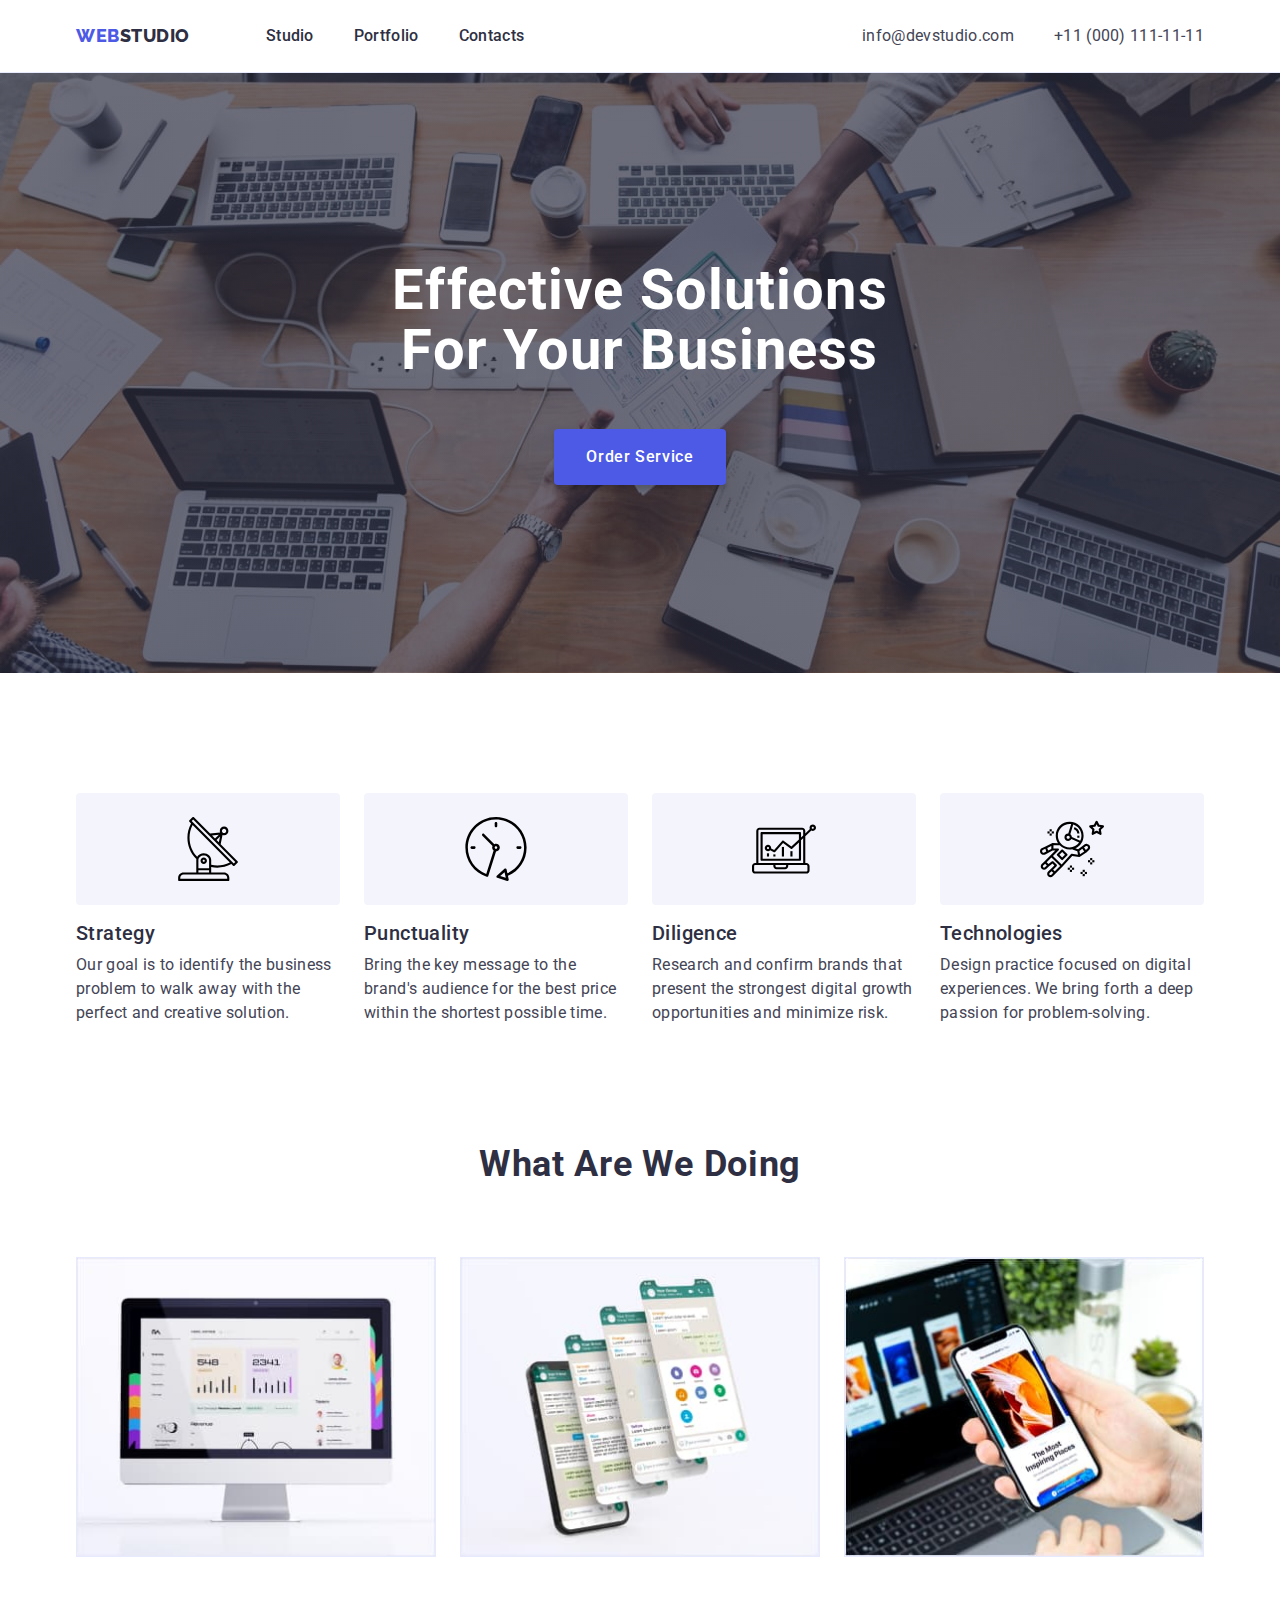
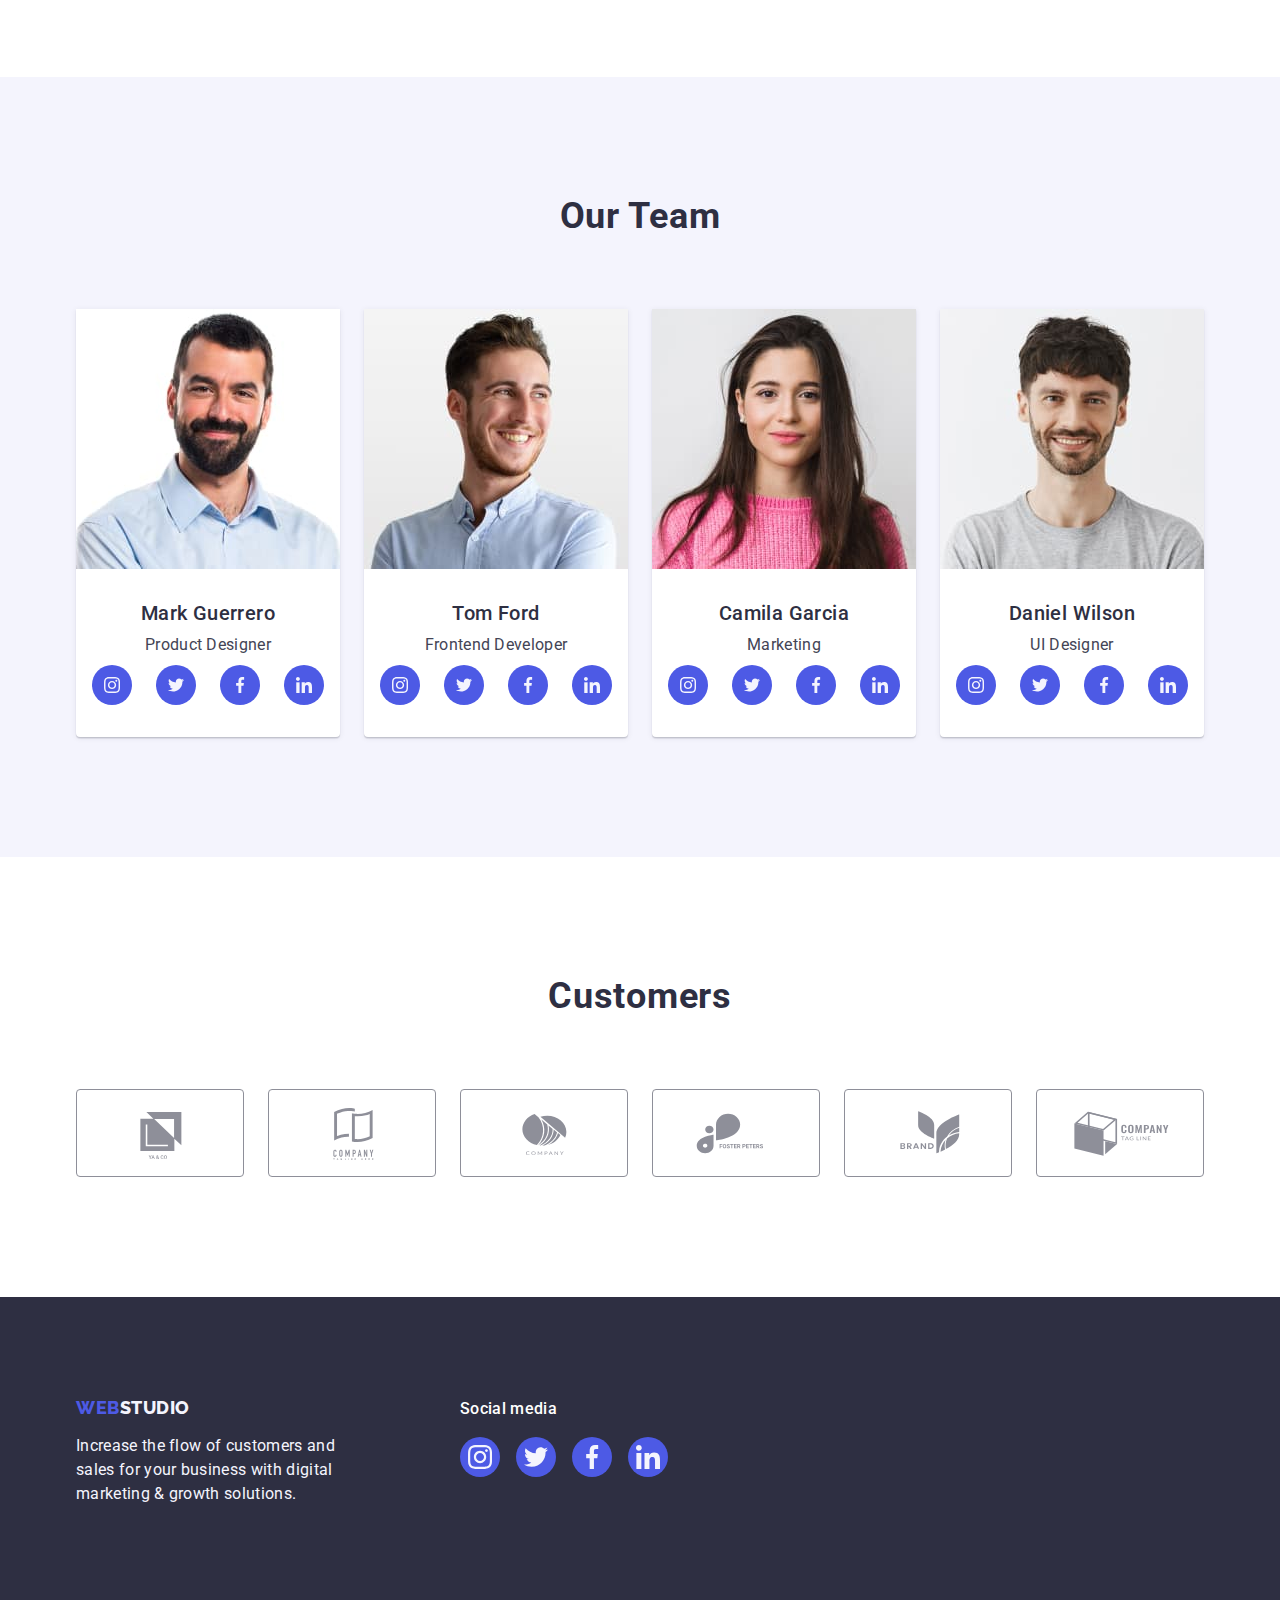
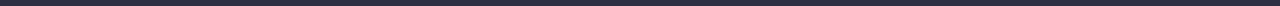
<file: index.html>
<!DOCTYPE html>
<html lang="en">
  <head>
    <meta charset="UTF-8" >
    <meta name="viewport" content="width=device-width, initial-scale=1.0" >
    <title>Web Studio</title>
    <link rel="preconnect" href="https://fonts.googleapis.com" >
    <link rel="preconnect" href="https://fonts.gstatic.com" crossorigin >
    <link
      href="https://fonts.googleapis.com/css2?family=Raleway:wght@800&family=Roboto:wght@400;500;700;900&display=swap"
      rel="stylesheet"
    >
    <link
      rel="stylesheet"
      href="https://cdnjs.cloudflare.com/ajax/libs/modern-normalize/2.0.0/modern-normalize.min.css"
    >
    <link rel="stylesheet" href="./css/styles.css" >
  </head>

  <body>
    <header class="page-header">
      <div class="nav container">
        <nav class="site-nav-items">
          <!-- Logo -->

          <a class="logo link" href="./index.html"
            >Web<span class="logo-scnd-word">Studio</span>
          </a>

          <!-- General Navigation -->

          <ul class="site-nav list">
            <li class="site-link">
              <a href="./index.html" class="link-nav link">Studio</a>
            </li>
            <li class="site-link">
              <a href="./portfolio.html" class="link-nav link">Portfolio</a>
            </li>
            <li class="site-link">
              <a href="" class="link-nav link">Contacts</a>
            </li>
          </ul>
        </nav>

        <!-- Contacts -->

        <address class="auth-nav-items">
          <ul class="auth-nav list">
            <li class="auth-link">
              <a href="mailto:info@devstudio.com" class="link-auth link"
                >info@devstudio.com</a
              >
            </li>
            <li class="auth-link">
              <a href="tel:+110001111111" class="link-auth link"
                >+11 (000) 111-11-11</a
              >
            </li>
          </ul>
        </address>
      </div>
    </header>

    <!-- Main contetnt -->
    <main>
      <!-- Hero image -->
      <section class="hero">
        <div class="hero-container container">
          <h1 class="hero-title">Effective Solutions for Your Business</h1>
          <button type="button" class="hero-button button">
            Order Service
          </button>
        </div>
      </section>

      <!-- Section Our Instruments -->
      <section class="hidden-title">
        <!-- Додала заголовок для збереження наслідування, бачила, потім його можна приховати в CSS -->
        <div class="container">
          <h2 class="visually-hidden">Our Way</h2>
          <ul class="tool-items list">
            <li class="tool-items-function">
              <div class="feature">
                <svg
                  class="feature-icon"
                  width="64"
                  height="64"
                  aria-label="antenna icon"
                >
                  <use href="./images/icons.svg#icon-antenna"></use>
                </svg>
              </div>
              <h3 class="tool-item tool-text">Strategy</h3>
              <p class="tool-item-text">
                Our goal is to identify the business problem to walk away with
                the perfect and creative solution.
              </p>
            </li>
            <li class="tool-items-function">
              <div class="feature">
                <svg
                  class="feature-icon"
                  width="64"
                  height="64"
                  aria-label="clock icon"
                >
                  <use href="./images/icons.svg#icon-clock"></use>
                </svg>
              </div>
              <h3 class="tool-item tool-text">Punctuality</h3>
              <p class="tool-item-text">
                Bring the key message to the brand's audience for the best price
                within the shortest possible time.
              </p>
            </li>
            <li class="tool-items-function">
              <div class="feature">
                <svg
                  class="feature-icon"
                  width="64"
                  height="64"
                  aria-label="diagram icon"
                >
                  <use href="./images/icons.svg#icon-diagram"></use>
                </svg>
              </div>
              <h3 class="tool-item tool-text">Diligence</h3>
              <p class="tool-item-text">
                Research and confirm brands that present the strongest digital
                growth opportunities and minimize risk.
              </p>
            </li>
            <li class="tool-items-function">
              <div class="feature">
                <svg
                  class="feature-icon"
                  width="64"
                  height="64"
                  aria-label="austronaft icon"
                >
                  <use href="./images/icons.svg#icon-astronaut"></use>
                </svg>
              </div>
              <h3 class="tool-item tool-text">Technologies</h3>
              <p class="tool-item-text">
                Design practice focused on digital experiences. We bring forth a
                deep passion for problem-solving.
              </p>
            </li>
          </ul>
        </div>
      </section>

      <!-- Section Our Service -->

      <section class="title-work">
        <div class="section-title-works container">
          <h2 class="section-title">What Are We Doing</h2>
          <ul class="section-title-work list">
            <li class="section-title-list">
              <img
                class="project-card-img"
                src="./images/main-photo/img-main-page-1.jpg"
                alt="our tools for your solutions"
                width="360"
              >
            </li>
            <li class="section-title-list">
              <img
                class="project-card-img"
                src="./images/main-photo/img-main-page-2.jpg"
                alt="our tools for your solutions"
                width="360"
              >
            </li>
            <li class="section-title-list">
              <img
                class="project-card-img"
                src="./images/main-photo/img-main-page-3.jpg"
                alt="our tools for your solutions"
                width="360"
              >
            </li>
          </ul>
        </div>
      </section>

      <!-- Section Our Team -->

      <section class="section-team">
        <div class="container">
          <h2 class="section-title">Our Team</h2>
          <ul class="section-title-team list">
            <li class="card-team">
              <img
                class="card-team-img"
                src="./images/main-photo/img-team-card-1.jpg"
                alt="photo of employee of WebStudio"
                width="264"
              >
              <div class="card-team-list">
                <h3 class="tool-item">Mark Guerrero</h3>
                <p class="tool-item-text">Product Designer</p>
                <ul class="team-media">
                  <li class="team-media-list">
                    <a href="#" class="team-social-media"
                      ><svg
                        class="team-social-media-icon"
                        width="16"
                        height="16"
                        aria-label="Instagram"
                      >
                        <use
                          href="./images/icons.svg#icon-instagram"
                        ></use></svg
                    ></a>
                  </li>
                  <li class="team-media-list">
                    <a href="#" class="team-social-media"
                      ><svg
                        class="team-social-media-icon"
                        width="16"
                        height="16"
                        aria-label="Twitter"
                      >
                        <use
                          href="./images/icons.svg#icon-twitter"
                          aria-label="Twitter"
                        ></use></svg
                    ></a>
                  </li>
                  <li class="team-media-list">
                    <a href="#" class="team-social-media"
                      ><svg
                        class="team-social-media-icon"
                        width="16"
                        height="16"
                        aria-label="Facebook"
                      >
                        <use href="./images/icons.svg#icon-facebook"></use></svg
                    ></a>
                  </li>
                  <li class="team-media-list">
                    <a href="#" class="team-social-media"
                      ><svg
                        class="team-social-media-icon"
                        width="16"
                        height="16"
                        aria-label="Linkedin"
                      >
                        <use href="./images/icons.svg#icon-linkedin"></use></svg
                    ></a>
                  </li>
                </ul>
              </div>
            </li>
            <li class="card-team">
              <img
                class="card-team-img"
                src="./images/main-photo/img-team-card-2.jpg"
                alt="photo of employee of WebStudio"
                width="264"
              >
              <div class="card-team-list">
                <h3 class="tool-item">Tom Ford</h3>
                <p class="tool-item-text">Frontend Developer</p>
                <ul class="team-media">
                  <li class="team-media-list">
                    <a href="#" class="team-social-media"
                      ><svg
                        class="team-social-media-icon"
                        width="16"
                        height="16"
                        aria-label="Instagram"
                      >
                        <use
                          href="./images/icons.svg#icon-instagram"
                        ></use></svg
                    ></a>
                  </li>
                  <li class="team-media-list">
                    <a href="#" class="team-social-media"
                      ><svg
                        class="team-social-media-icon"
                        width="16"
                        height="16"
                        aria-label="Twitter"
                      >
                        <use
                          href="./images/icons.svg#icon-twitter"
                          aria-label="Twitter"
                        ></use></svg
                    ></a>
                  </li>
                  <li class="team-media-list">
                    <a href="#" class="team-social-media"
                      ><svg
                        class="team-social-media-icon"
                        width="16"
                        height="16"
                        aria-label="Facebook"
                      >
                        <use href="./images/icons.svg#icon-facebook"></use></svg
                    ></a>
                  </li>
                  <li class="team-media-list">
                    <a href="#" class="team-social-media"
                      ><svg
                        class="team-social-media-icon"
                        width="16"
                        height="16"
                        aria-label="Linkedin"
                      >
                        <use href="./images/icons.svg#icon-linkedin"></use></svg
                    ></a>
                  </li>
                </ul>
              </div>
            </li>
            <li class="card-team">
              <img
                class="card-team-img"
                src="./images/main-photo/img-team-card-3.jpg"
                alt="photo of employee of WebStudio"
                width="264"
              >
              <div class="card-team-list">
                <h3 class="tool-item">Camila Garcia</h3>
                <p class="tool-item-text">Marketing</p>
                <ul class="team-media">
                  <li class="team-media-list">
                    <a href="#" class="team-social-media"
                      ><svg
                        class="team-social-media-icon"
                        width="16"
                        height="16"
                        aria-label="Instagram"
                      >
                        <use
                          href="./images/icons.svg#icon-instagram"
                        ></use></svg
                    ></a>
                  </li>
                  <li class="team-media-list">
                    <a href="#" class="team-social-media"
                      ><svg
                        class="team-social-media-icon"
                        width="16"
                        height="16"
                        aria-label="Twitter"
                      >
                        <use
                          href="./images/icons.svg#icon-twitter"
                          aria-label="Twitter"
                        ></use></svg
                    ></a>
                  </li>
                  <li class="team-media-list">
                    <a href="#" class="team-social-media"
                      ><svg
                        class="team-social-media-icon"
                        width="16"
                        height="16"
                        aria-label="Facebook"
                      >
                        <use href="./images/icons.svg#icon-facebook"></use></svg
                    ></a>
                  </li>
                  <li class="team-media-list">
                    <a href="#" class="team-social-media"
                      ><svg
                        class="team-social-media-icon"
                        width="16"
                        height="16"
                        aria-label="Linkedin"
                      >
                        <use href="./images/icons.svg#icon-linkedin"></use></svg
                    ></a>
                  </li>
                </ul>
              </div>
            </li>
            <li class="card-team">
              <img
                class="card-team-img"
                src="./images/main-photo/img-team-card-4.jpg"
                alt="photo of employee of WebStudio"
                width="264"
              >
              <div class="card-team-list">
                <h3 class="tool-item">Daniel Wilson</h3>
                <p class="tool-item-text">UI Designer</p>
                <ul class="team-media">
                  <li class="team-media-list">
                    <a href="#" class="team-social-media"
                      ><svg
                        class="team-social-media-icon"
                        width="16"
                        height="16"
                        aria-label="Instagram"
                      >
                        <use
                          href="./images/icons.svg#icon-instagram"
                        ></use></svg
                    ></a>
                  </li>
                  <li class="team-media-list">
                    <a href="#" class="team-social-media"
                      ><svg
                        class="team-social-media-icon"
                        width="16"
                        height="16"
                        aria-label="Twitter"
                      >
                        <use
                          href="./images/icons.svg#icon-twitter"
                          aria-label="Twitter"
                        ></use></svg
                    ></a>
                  </li>
                  <li class="team-media-list">
                    <a href="#" class="team-social-media"
                      ><svg
                        class="team-social-media-icon"
                        width="16"
                        height="16"
                        aria-label="Facebook"
                      >
                        <use href="./images/icons.svg#icon-facebook"></use></svg
                    ></a>
                  </li>
                  <li class="team-media-list">
                    <a href="#" class="team-social-media"
                      ><svg
                        class="team-social-media-icon"
                        width="16"
                        height="16"
                        aria-label="Linkedin"
                      >
                        <use href="./images/icons.svg#icon-linkedin"></use></svg
                    ></a>
                  </li>
                </ul>
              </div>
            </li>
          </ul>
        </div>
      </section>

      <!-- Section Customers -->

      <section class="customers">
        <div class="container">
          <h2 class="section-title">Customers</h2>
          <ul class="customers-logo-list list">
            <li class="customers-list">
              <a href="#" class="customers-logo-icons">
                <svg
                  class="customers-icons"
                  width="104"
                  height="56"
                  aria-label="Ya&Co Company"
                >
                  <use href="./images/icons.svg#icon-logo"></use>
                </svg>
              </a>
            </li>
            <li class="customers-list">
              <a href="#" class="customers-logo-icons">
                <svg
                  class="customers-icons"
                  width="104"
                  height="56"
                  aria-label="Tag Line Here Company"
                >
                  <use href="./images/icons.svg#icon-logo-1"></use>
                </svg>
              </a>
            </li>
            <li class="customers-list">
              <a href="#" class="customers-logo-icons">
                <svg
                  class="customers-icons"
                  width="104"
                  height="56"
                  aria-label="Poo Company"
                >
                  <use href="./images/icons.svg#icon-logo-2"></use>
                </svg>
              </a>
            </li>
            <li class="customers-list">
              <a href="#" class="customers-logo-icons">
                <svg
                  class="customers-icons"
                  width="104"
                  height="56"
                  aria-label="Foster Peters Company"
                >
                  <use href="./images/icons.svg#icon-logo-3"></use>
                </svg>
              </a>
            </li>
            <li class="customers-list">
              <a href="#" class="customers-logo-icons">
                <svg
                  class="customers-icons"
                  width="104"
                  height="56"
                  aria-label="Brand Company"
                >
                  <use href="./images/icons.svg#icon-logo-4"></use>
                </svg>
              </a>
            </li>
            <li class="customers-list">
              <a href="#" class="customers-logo-icons">
                <svg
                  class="customers-icons"
                  width="104"
                  height="56"
                  aria-label="Tag Line Company"
                >
                  <use href="./images/icons.svg#icon-logo-5"></use>
                </svg>
              </a>
            </li>
          </ul>
        </div>
      </section>
    </main>

    <!-- Footer -->
    <footer class="page-footer">
      <div class="footer-container container">
        <div class="footer-logo-block">
          <a href="./index.html" class="logo logo-link link"
            >Web<span class="logo-sd-word">Studio</span>
          </a>
          <p class="footer-text">
            Increase the flow of customers and sales for your business with
            digital marketing & growth solutions.
          </p>
        </div>
        <div class="footer-media-block">
          <p class="social-text">Social media</p>
          <ul class="social-media-list list">
            <li class="footer-social-media">
              <a href="#" class="social-media">
                <svg
                  class="social-media-icon"
                  width="24"
                  height="24"
                  aria-label="Instagram WebStudio"
                >
                  <use href="./images/icons.svg#icon-instagram"></use>
                </svg>
              </a>
            </li>
            <li class="footer-social-media">
              <a href="#" class="social-media">
                <svg
                  class="social-media-icon"
                  width="24"
                  height="24"
                  aria-label="Twitter WebStudio"
                >
                  <use href="./images/icons.svg#icon-twitter"></use>
                </svg>
              </a>
            </li>
            <li class="footer-social-media">
              <a href="#" class="social-media">
                <svg
                  class="social-media-icon"
                  width="24"
                  height="24"
                  aria-label="Facebook WebStudio"
                >
                  <use href="./images/icons.svg#icon-facebook"></use>
                </svg>
              </a>
            </li>
            <li class="footer-social-media">
              <a href="#" class="social-media">
                <svg
                  class="social-media-icon"
                  width="24"
                  height="24"
                  aria-label="Linkedin WebStudio"
                >
                  <use href="./images/icons.svg#icon-linkedin"></use>
                </svg>
              </a>
            </li>
          </ul>
        </div>
      </div>
    </footer>
  </body>
</html>
</file>
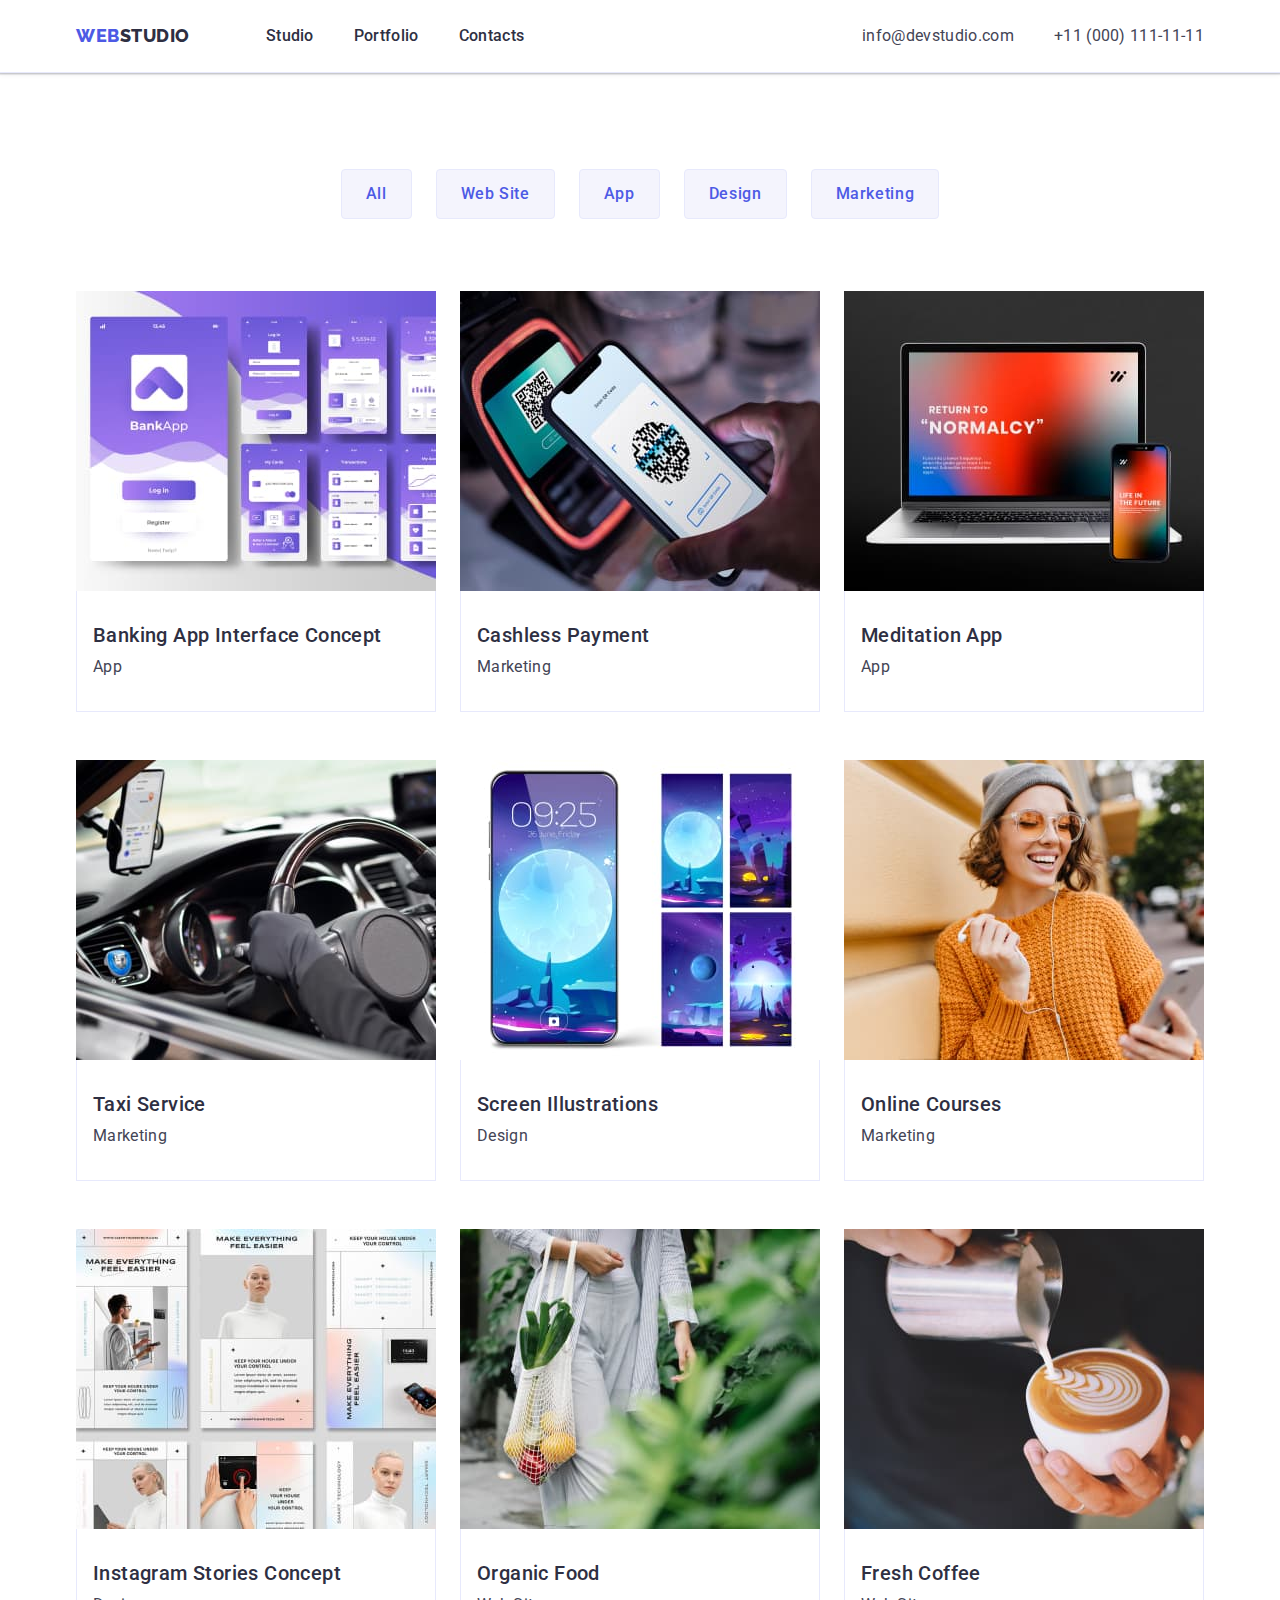
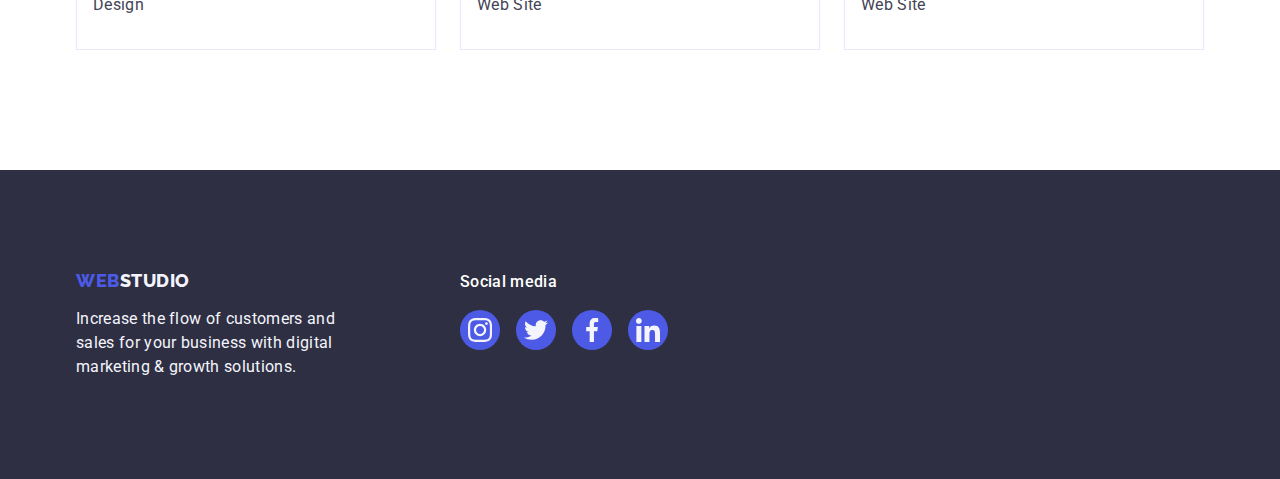
<file: portfolio.html>
<!DOCTYPE html>
<html lang="en">
  <head>
    <meta charset="UTF-8" >
    <meta name="viewport" content="width=device-width, initial-scale=1.0" >
    <title>Portfolio</title>
    <link rel="preconnect" href="https://fonts.googleapis.com" >
    <link rel="preconnect" href="https://fonts.gstatic.com" crossorigin >
    <link
      href="https://fonts.googleapis.com/css2?family=Raleway:wght@800&family=Roboto:wght@400;500;700;900&display=swap"
      rel="stylesheet"
    >
    <link
      rel="stylesheet"
      href="https://cdnjs.cloudflare.com/ajax/libs/modern-normalize/2.0.0/modern-normalize.min.css"
    >
    <link rel="stylesheet" href="./css/styles.css" >
  </head>

  <body>
    <header class="page-header">
      <div class="nav container">
        <nav class="site-nav-items">
          <!-- Logo -->

          <a class="logo link" href="./index.html"
            >Web<span class="logo-scnd-word">Studio</span>
          </a>

          <!-- General Navigation -->

          <ul class="site-nav list">
            <li class="site-link">
              <a href="./index.html" class="link-nav link">Studio</a>
            </li>
            <li class="site-link">
              <a href="./portfolio.html" class="link-nav link">Portfolio</a>
            </li>
            <li class="site-link">
              <a href="" class="link-nav link">Contacts</a>
            </li>
          </ul>
        </nav>

        <!-- Contacts -->

        <address class="auth-nav-items">
          <ul class="auth-nav list">
            <li class="auth-link">
              <a href="mailto:info@devstudio.com" class="link-auth link"
                >info@devstudio.com</a
              >
            </li>
            <li class="auth-link">
              <a href="tel:+110001111111" class="link-auth link"
                >+11 (000) 111-11-11</a
              >
            </li>
          </ul>
        </address>
      </div>
    </header>

    <!-- Main contetnt -->
    <main>
      <section class="portfolio">
        <div class="section-title-tools container">
          <h1 class="visually-hidden">Our Portfolio</h1>
          <!-- Filter Btn and Btn Active -->
          <ul class="nav-button-portfolio list">
            <li class="portfolio-nav-btn">
              <button type="button" class="nav-button button">All</button>
            </li>
            <li class="portfolio-nav-btn">
              <button type="button" class="nav-button button">Web Site</button>
            </li>
            <li class="portfolio-nav-btn">
              <button type="button" class="nav-button button">App</button>
            </li>
            <li class="portfolio-nav-btn">
              <button type="button" class="nav-button button">Design</button>
            </li>
            <li class="portfolio-nav-btn">
              <button type="button" class="nav-button button">Marketing</button>
            </li>
          </ul>

          <!-- Row 1 section -->
          <ul class="row list">
            <li class="project-card-list">
              <a href="" class="project-card link"
                ><img
                  class="project-card-img"
                  src="./images/portfolio-photo/img-portfolio-page-1.jpg"
                  alt="Banking App Interface Concept"
                  width="360"
                >
                <div class="project-card-text">
                  <h2 class="tool-item">Banking App Interface Concept</h2>
                  <p class="tool-item-text">App</p>
                </div>
              </a>
            </li>
            <li class="project-card-list">
              <a href="" class="project-card link"
                ><img
                  class="project-card-img"
                  src="./images/portfolio-photo/img-portfolio-page-2.jpg"
                  alt="Cashless Payment"
                  width="360"
                >
                <div class="project-card-text">
                  <h2 class="tool-item">Cashless Payment</h2>
                  <p class="tool-item-text">Marketing</p>
                </div>
              </a>
            </li>
            <li class="project-card-list">
              <a href="" class="project-card link"
                ><img
                  class="project-card-img"
                  src="./images/portfolio-photo/img-portfolio-page-3.jpg"
                  alt="Meditation App"
                  width="360"
                >
                <div class="project-card-text">
                  <h2 class="tool-item">Meditation App</h2>
                  <p class="tool-item-text">App</p>
                </div>
              </a>
            </li>
            <!-- Row 2 section -->
            <li class="project-card-list">
              <a href="" class="project-card link"
                ><img
                  class="project-card-img"
                  src="./images/portfolio-photo/img-portfolio-page-4.jpg"
                  alt="Taxi Service"
                  width="360"
                >
                <div class="project-card-text">
                  <h2 class="tool-item">Taxi Service</h2>
                  <p class="tool-item-text">Marketing</p>
                </div>
              </a>
            </li>
            <li class="project-card-list">
              <a href="" class="project-card link"
                ><img
                  class="project-card-img"
                  src="./images/portfolio-photo/img-portfolio-page-5.jpg"
                  alt="Screen Illustrations"
                  width="360"
                >
                <div class="project-card-text">
                  <h2 class="tool-item">Screen Illustrations</h2>
                  <p class="tool-item-text">Design</p>
                </div>
              </a>
            </li>
            <li class="project-card-list">
              <a href="" class="project-card link"
                ><img
                  class="project-card-img"
                  src="./images/portfolio-photo/img-portfolio-page-6.jpg"
                  alt="Online Courses"
                  width="360"
                >
                <div class="project-card-text">
                  <h2 class="tool-item">Online Courses</h2>
                  <p class="tool-item-text">Marketing</p>
                </div>
              </a>
            </li>
            <!-- Row 3 section -->
            <li class="project-card-list">
              <a href="" class="project-card link"
                ><img
                  class="project-card-img"
                  src="./images/portfolio-photo/img-portfolio-page-7.jpg"
                  alt="Instagram Stories Concept"
                  width="360"
                >
                <div class="project-card-text">
                  <h2 class="tool-item">Instagram Stories Concept</h2>
                  <p class="tool-item-text">Design</p>
                </div>
              </a>
            </li>
            <li class="project-card-list">
              <a href="" class="project-card link"
                ><img
                  class="project-card-img"
                  src="./images/portfolio-photo/img-portfolio-page-8.jpg"
                  alt="Organic Food"
                  width="360"
                >
                <div class="project-card-text">
                  <h2 class="tool-item">Organic Food</h2>
                  <p class="tool-item-text">Web Site</p>
                </div>
              </a>
            </li>
            <li class="project-card-list">
              <a href="" class="project-card link">
                <img
                  class="project-card-img"
                  src="./images/portfolio-photo/img-portfolio-page-9.jpg"
                  alt="Fresh Coffee"
                  width="360"
                >
                <div class="project-card-text">
                  <h2 class="tool-item">Fresh Coffee</h2>
                  <p class="tool-item-text">Web Site</p>
                </div>
              </a>
            </li>
          </ul>
        </div>
      </section>
    </main>

    <!-- Footer -->
    <footer class="page-footer">
      <div class="footer-container container">
        <div class="footer-logo-block">
          <a href="./index.html" class="logo logo-link link"
            >Web<span class="logo-sd-word">Studio</span>
          </a>
          <p class="footer-text">
            Increase the flow of customers and sales for your business with
            digital marketing & growth solutions.
          </p>
        </div>
        <div class="footer-media-block">
          <p class="social-text">Social media</p>
          <ul class="social-media-list list">
            <li class="footer-social-media">
              <a href="#" class="social-media">
                <svg
                  class="social-media-icon"
                  width="24"
                  height="24"
                  aria-label="Instagram WebStudio"
                >
                  <use href="./images/icons.svg#icon-instagram"></use>
                </svg>
              </a>
            </li>
            <li class="footer-social-media">
              <a href="#" class="social-media">
                <svg
                  class="social-media-icon"
                  width="24"
                  height="24"
                  aria-label="Twitter WebStudio"
                >
                  <use href="./images/icons.svg#icon-twitter"></use>
                </svg>
              </a>
            </li>
            <li class="footer-social-media">
              <a href="#" class="social-media">
                <svg
                  class="social-media-icon"
                  width="24"
                  height="24"
                  aria-label="Facebook WebStudio"
                >
                  <use href="./images/icons.svg#icon-facebook"></use>
                </svg>
              </a>
            </li>
            <li class="footer-social-media">
              <a href="#" class="social-media">
                <svg
                  class="social-media-icon"
                  width="24"
                  height="24"
                  aria-label="Linkedin WebStudio"
                >
                  <use href="./images/icons.svg#icon-linkedin"></use>
                </svg>
              </a>
            </li>
          </ul>
        </div>
      </div>
    </footer>
  </body>
</html>
</file>
<file: css/styles.css>
:root {
  --primary-brand: #4d5ae5;
  --pressed-state: #404bbf;
  --dark: #2e2f42;
  --success: #31d0aa;
  --text: #434455;
  --subtle-text: #8e8f99;
  --accent: #e7e9fc;
  --light: #f4f4fd;
  --modal-overlay: rgba(46, 47, 66, 0.4);
  --hero-background: rgba(46, 47, 66, 0.7);
  --white-background: #ffffff;
  --modal-background: #fcfcfc;
  --global-font: 'Roboto', sans-serif;
  --second-font: 'Raleway', sans-serif;
}

/* reset browser styles */
h1,
h2,
h3,
h4,
p {
  margin-top: 0;
  margin-bottom: 0;
}
ul,
ol {
  margin-top: 0;
  margin-bottom: 0;
  padding-left: 0;
}

img {
  display: block;
  width: 100%;
}

/* general body styles */
body {
  font-family: var(--global-font);
  background-color: var(--white-background);
  color: var(--text);
}

address {
  font-style: normal;
}

/* Page Header  */
.list {
  list-style: none;
}

.page-header {
  box-shadow: 0px 1px 6px 0px rgba(46, 47, 66, 0.08),
    0px 1px 1px 0px rgba(46, 47, 66, 0.16),
    0px 2px 1px 0px rgba(46, 47, 66, 0.08);
  border-bottom: 1px solid var(--accent);
}

.container {
  width: 1158px;
  margin: 0 auto;
  padding: 0 15px;
}

/* Logo */
.logo {
  display: inline-block;
  align-items: center;
  margin-right: 76px;
  font-family: var(--second-font);
  font-size: 18px;
  font-style: normal;
  font-weight: 800;
  line-height: 1.17;
  letter-spacing: 0.03em;
  text-transform: uppercase;
  color: var(--primary-brand);
}

.logo-scnd-word {
  color: var(--dark);
}
.logo-sd-word {
  color: var(--light);
}
/* Site navigation */

.nav {
  display: flex;
  align-items: center;
  justify-content: space-between;
}
.site-nav-items {
  display: flex;
  align-items: center;
}
.site-nav,
.auth-nav {
  display: flex;
}

.site-link,
.auth-link {
  margin-right: 40px;
}

.site-link:last-child,
.auth-link:last-child {
  margin-right: 0;
}
.link-nav,
.link-auth {
  display: inline-block;
  padding: 24px 0;
}

.site-nav .link {
  font-weight: 500;
  line-height: 24px;
  letter-spacing: 0.02em;
  color: var(--dark);
}

/* Site authorization navigation */
.auth-nav .link {
  font-weight: 400;
  line-height: 24px;
  letter-spacing: 0.02em;
  color: var(--text);
}

.link:hover,
.link:focus {
  color: var(--pressed-state);
}
.link {
  text-decoration: none;
}

/* Main content*/
/* Hero section */
.hero {
  padding: 188px 0;
  max-width: 1440px;
  margin: 0 auto;
  background-color: var(--dark);
  background-image: linear-gradient(
      rgba(46, 47, 66, 0.7),
      rgba(46, 47, 66, 0.7)
    ),
    url(../images/main-photo/people-office-1.jpg);
  background-repeat: no-repeat;
  background-size: cover;
  background-position: center;
}
.hero-container {
  display: flex;
  flex-direction: column;
  align-items: center;
}
.hero-title {
  max-width: 496px;
  margin-bottom: 48px;
  text-align: center;
  font-size: 56px;
  font-weight: 700;
  line-height: 1.07;
  letter-spacing: 0.02em;
  text-transform: capitalize;
  color: var(--white-background);
}

.hero-button {
  display: block;
  margin: auto;
  padding: 16px 32px;
  min-width: 169px;
  height: 56px;
  background-color: var(--primary-brand);
  color: var(--white-background);
  border: none;
  border-radius: 4px;
  box-shadow: 0px 4px 4px 0px rgba(0, 0, 0, 0.15);
}
.nav-button {
  display: block;

  padding: 12px 24px;
  border-radius: 4px;
  border: 1px solid var(--accent);
  background-color: var(--light);
  color: var(--primary-brand);
}

.portfolio-nav-btn {
  margin-right: 24px;
}
.portfolio-nav-btn:last-child {
  margin-right: 0;
}
.nav-button-portfolio {
  display: flex;
  justify-content: center;
  align-items: center;
  margin-bottom: 72px;
}

.button:hover,
.button:focus {
  border-radius: 4px;
  box-shadow: 0px 2px 2px 0px rgba(0, 0, 0, 0.12),
    0px 2px 1px 0px rgba(0, 0, 0, 0.08), 0px 3px 1px 0px rgba(0, 0, 0, 0.1);
  background-color: var(--pressed-state);
  color: var(--white-background);
  border: 1px solid transparent;
}

.hero-button,
.nav-button {
  /* Button Text */
  font-family: var(--global-font);
  font-size: 16px;
  font-style: normal;
  font-weight: 500;
  line-height: 1.5;
  letter-spacing: 0.04em;
  cursor: pointer;
}

/* Sections styles */
.visually-hidden {
  position: absolute;
  width: 1px;
  height: 1px;
  margin: -1px;
  border: 0;
  padding: 0;

  white-space: nowrap;
  clip-path: inset(100%);
  clip: rect(0 0 0 0);
  overflow: hidden;
}

/* Second sections styles */

.hidden-title {
  padding: 120px 0;
}
.tool-items {
  display: flex;
  justify-content: space-between;
  align-items: flex-start;
}

.tool-items-function {
  display: flex;
  flex-direction: column;
  margin-right: 24px;
  max-width: 264px;
}

.tool-items-function:last-child {
  margin-right: 0;
}
.feature {
  display: flex;
  align-items: center;
  justify-content: center;
  height: 112px;
  margin-bottom: 8px;
  border-radius: 4px;
  background: var(--cloud, #f4f4fd);
}

.tool-item {
  margin-bottom: 8px;
  color: var(--dark);
  font-size: 20px;
  font-style: normal;
  font-weight: 500;
  line-height: 1.2;
  letter-spacing: 0.02em;
}
.tool-text {
  margin-top: 8px;
}

.tool-item-text {
  color: var(--text);
  font-size: 16px;
  font-style: normal;
  font-weight: 400;
  line-height: 1.5;
  letter-spacing: 0.02em;
}

/* Third sections styles */
.section-title-works {
  display: flex;
  flex-direction: column;
}
.section-title {
  text-align: center;
  margin-bottom: 72px;
  font-size: 36px;
  font-style: normal;
  font-weight: 700;
  line-height: 1.11;
  letter-spacing: 0.02em;
  text-transform: capitalize;
  color: var(--dark);
}
.title-work {
  padding-bottom: 120px;
}
.section-title-work,
.section-title-team {
  display: flex;
  align-items: center;
}

.section-title-list {
  border: 1px solid var(--accent);
  margin-right: 24px;
}
.section-title-list:last-child {
  margin-right: 0;
}
.section-team {
  display: flex;
  flex-direction: column;
  justify-content: center;
  align-items: center;
  margin: 0 auto;
  max-width: 1440px;
  padding: 120px 0;
  background-color: var(--light);
}

.card-team {
  display: flex;
  flex-direction: column;
  text-align: center;
  margin-right: 24px;
  border-radius: 0px 0px 4px 4px;
  box-shadow: 0px 2px 1px 0px rgba(46, 47, 66, 0.08),
    0px 1px 1px 0px rgba(46, 47, 66, 0.16),
    0px 1px 6px 0px rgba(46, 47, 66, 0.08);
  background-color: var(--white-background);
}

.card-team:last-child {
  margin-right: 0;
}
.card-team-list {
  padding: 32px 0;
}

.team-media {
  display: flex;
  justify-content: center;
  margin: 0 auto;
  list-style: none;
  gap: 24px;
  margin-top: 8px;
}

.team-media-list {
  width: 40px;
  height: 40px;
}
.team-social-media {
  display: flex;
  align-items: center;
  justify-content: center;
  width: 100%;
  height: 100%;
  background-color: var(--primary-brand);
  border-radius: 50%;
}

.team-social-media:hover,
.team-social-media:focus {
  background-color: var(--pressed-state);
}
.team-social-media-icon {
  fill: var(--light);
}

.customers {
  display: flex;
  flex-direction: column;
  justify-content: center;
  align-items: center;
  margin: 0 auto;
  max-width: 1440px;
  padding: 120px 0;
}

.customers-logo-list {
  display: flex;
  align-items: center;
  justify-content: center;
  margin-top: 72px;
  gap: 24px;
}
.customers-list {
  width: calc((100% - 120px) / 6);
  height: 88px;
}
.customers-logo-icons {
  display: flex;
  align-items: center;
  justify-content: center;
  width: 100%;
  height: 100%;
  color: var(--subtle-text);
  border-radius: 4px;
  border: 1px solid var(--subtle-text);
}
.customers-logo-icons:hover,
.customers-logo-icons:focus {
  color: var(--pressed-state);
  border-color: var(--pressed-state);
}
.customers-icons {
  fill: currentColor;
}


/* Portfolio page styles */

.portfolio {
  padding-top: 96px;
  padding-bottom: 120px;
}
.section-title-tools {
  display: flex;
  flex-direction: column;
}

.row {
  display: flex;
  align-items: center;
  flex-wrap: wrap;
}

.project-card-list {
  display: flex;
  flex-direction: column;
  margin-right: 24px;
  margin-bottom: 48px;
}
.project-card-list:nth-child(3n + 3) {
  margin-right: 0;
}
.project-card-list:nth-last-child(-n + 3) {
  margin-bottom: 0;
}
.project-card {
  display: block;
  max-width: 360px;
}
.project-card:hover,
.project-card:focus {
  border: 1px solid var(--accent);
  background: var(--white-background);
  box-shadow: 0px 2px 1px 0px rgba(46, 47, 66, 0.08),
    0px 1px 1px 0px rgba(46, 47, 66, 0.16),
    0px 1px 6px 0px rgba(46, 47, 66, 0.08);
}

.project-card-text {
  padding: 32px 16px;
  border: 1px solid var(--accent);
  border-top: none;
}

/* Footer */
.page-footer {
  max-width: 1440px;
  margin: 0 auto;
  padding: 100px 0;
  background-color: var(--dark);
}

.logo-link {
  margin-bottom: 16px;
}

.footer-text {
  max-width: 264px;
  line-height: 1.5;
  letter-spacing: 0.02em;
  background-color: var(--dark);
  color: var(--light);
}

.footer-container {
  display: flex;
  align-items: baseline;
}
.footer-logo-block {
  display: inline-block;
  max-width: 264px;
  margin-right: 120px;
  
}
.footer-media-block {
  display: inline-block;
  max-width: 208px;
}
.social-text {
  font-size: 16px;
  font-style: normal;
  font-weight: 500;
  line-height: 24px;
  letter-spacing: 0.02em;
  margin-bottom: 16px;
  color: var(--white-background);
}

.social-media-list {
  display: flex;
  align-items: center;
  justify-content: center;
  gap: 16px;
}

.footer-social-media {
  width: 40px;
  height: 40px;
}

.social-media {
  display: flex;
  align-items: center;
  justify-content: center;
  width: 100%;
  height: 100%;
  padding: 8px;
  background-color: var(--primary-brand);
  border-radius: 50%;
}

.social-media:hover,
.social-media:focus {
  background-color: var(--success);
}

.social-media-icon {
  width: 24px;
  height: 24px;
  fill: var(--light);
}
</file>
